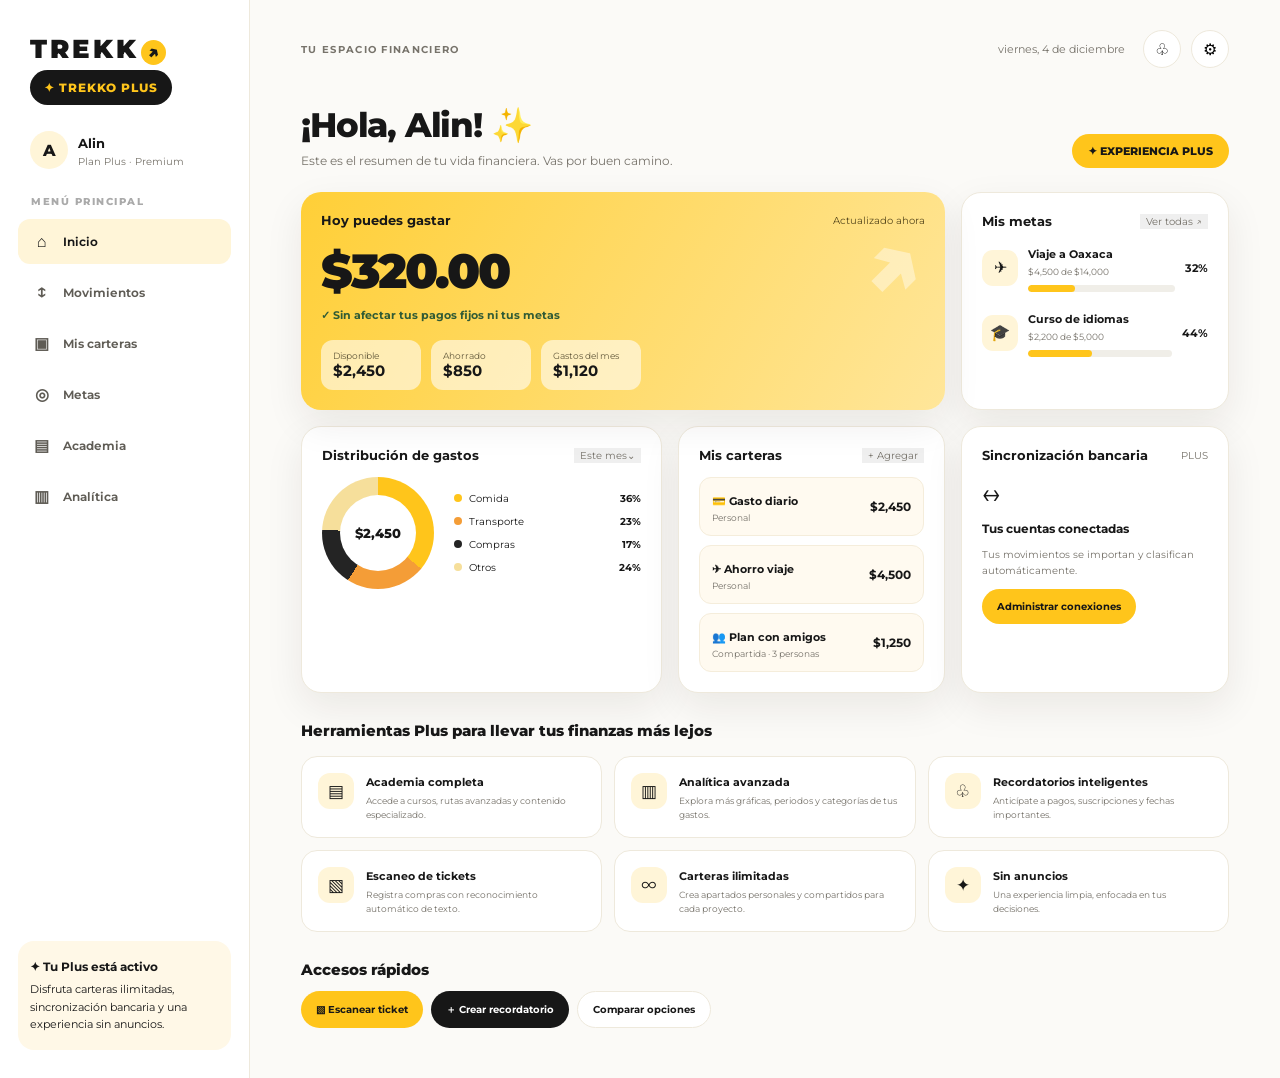
<file: static/interactiva.html>
<!DOCTYPE html>
<html lang="es">
<head>
<meta charset="UTF-8">
<meta name="viewport" content="width=device-width, initial-scale=1.0">
<title>TREKKO Plus | Tu vida bien administrada</title>
<link rel="preconnect" href="https://fonts.googleapis.com">
<link rel="preconnect" href="https://fonts.gstatic.com" crossorigin>
<link href="https://fonts.googleapis.com/css2?family=Montserrat:wght@400;500;600;700;800;900&display=swap" rel="stylesheet">
<style>
:root{--yellow:#ffc51b;--yellow2:#ffdb65;--ink:#171717;--muted:#77736b;--paper:#fffdf8;--soft:#fff5d8;--line:#eee9dc;--green:#21865b;--shadow:0 14px 38px rgba(35,29,12,.08)}
*{box-sizing:border-box}body{margin:0;background:#f7f6f2;color:var(--ink);font-family:Montserrat,Arial,sans-serif}button,input{font:inherit}button{cursor:pointer;border:0}
.app{min-height:100vh;display:grid;grid-template-columns:250px 1fr;max-width:1600px;margin:auto;background:#fbfaf7}
.sidebar{background:#fff;padding:28px 18px;border-right:1px solid var(--line);display:flex;flex-direction:column;gap:26px}
.brand{font-weight:900;letter-spacing:3px;font-size:26px;padding:5px 12px}.brand span{display:inline-grid;place-items:center;background:var(--yellow);width:25px;height:25px;border-radius:50%;font-size:18px;letter-spacing:0;margin-left:2px}
.plus-tag{margin:0 12px;background:var(--ink);color:var(--yellow);border-radius:30px;padding:10px 14px;font-size:12px;font-weight:800;letter-spacing:1px;width:max-content}
.profile{display:flex;align-items:center;gap:10px;padding:0 12px}.avatar{width:38px;height:38px;border-radius:50%;background:var(--soft);display:grid;place-items:center;font-weight:800}.profile strong{font-size:13px}.profile small{display:block;color:var(--muted);font-size:10px;margin-top:3px}
.nav-label{font-size:10px;color:#aaa;font-weight:800;letter-spacing:1.5px;padding:0 13px;margin-bottom:-15px}
nav{display:grid;gap:6px}nav button{background:transparent;text-align:left;padding:13px 14px;border-radius:12px;color:#5f5c55;font-size:12px;font-weight:650;display:flex;gap:12px;align-items:center}nav button.active,nav button:hover{background:var(--soft);color:#171717}nav .ico{width:19px;text-align:center;font-size:16px}
.sidebar-bottom{margin-top:auto;padding:16px 12px;border-radius:16px;background:#fff8e7;font-size:11px;line-height:1.6}.sidebar-bottom b{display:block;font-size:12px;margin-bottom:5px}
main{padding:30px clamp(18px,4vw,54px) 50px;min-width:0}.topbar{display:flex;justify-content:space-between;align-items:center;margin-bottom:28px}.eyebrow{font-size:10px;color:var(--muted);letter-spacing:1.3px;font-weight:700}.top-actions{display:flex;gap:10px;align-items:center}.icon-btn{width:38px;height:38px;border:1px solid var(--line);border-radius:50%;background:white}.date{font-size:11px;color:var(--muted);margin-right:8px}
h1{font-size:clamp(24px,3vw,34px);letter-spacing:-1.2px;margin:8px 0 7px;font-weight:800}.sub{font-size:12px;color:var(--muted);margin:0}.welcome{display:flex;justify-content:space-between;align-items:flex-end;margin-bottom:24px}.premium-pill{background:var(--yellow);border-radius:30px;padding:10px 16px;font-size:11px;font-weight:800}
.grid{display:grid;grid-template-columns:1.35fr 1fr 1fr;gap:16px}.card{background:white;border:1px solid var(--line);border-radius:20px;padding:20px;box-shadow:var(--shadow);min-width:0}.spend{grid-column:span 2;background:linear-gradient(120deg,#ffcf37,#ffe69a);border:0;position:relative;overflow:hidden}.spend:after{content:"↗";position:absolute;right:25px;top:16px;font-size:90px;font-weight:900;color:rgba(255,255,255,.42)}.card-head{display:flex;justify-content:space-between;align-items:center;margin-bottom:14px}.card-head strong{font-size:13px}.muted{font-size:10px;color:var(--muted)}.spend .muted{color:#594a1e}.amount{font-size:clamp(34px,4vw,48px);font-weight:900;letter-spacing:-2px;margin:8px 0}.safe{font-size:11px;font-weight:700;color:#315b35}.mini-stats{display:flex;gap:10px;margin-top:18px}.mini-stat{background:rgba(255,255,255,.58);padding:10px 12px;border-radius:12px;min-width:100px}.mini-stat small{display:block;font-size:9px;color:#655b3d}.mini-stat b{font-size:15px}
.goal-list{display:grid;gap:16px}.goal-row{display:grid;grid-template-columns:36px 1fr auto;gap:10px;align-items:center}.goal-icon{width:36px;height:36px;border-radius:11px;background:var(--soft);display:grid;place-items:center}.goal-row b{font-size:11px}.goal-row small{display:block;color:var(--muted);font-size:9px;margin-top:4px}.goal-row strong{font-size:11px}.bar{height:7px;background:#f0eee8;border-radius:9px;margin-top:8px;overflow:hidden}.bar i{display:block;height:100%;background:var(--yellow);border-radius:9px}
.chart-wrap{display:flex;align-items:center;gap:20px}.donut{width:112px;height:112px;border-radius:50%;background:conic-gradient(#ffc51b 0 36%,#f49d37 36% 59%,#242424 59% 76%,#f6df9b 76% 100%);display:grid;place-items:center;flex:none}.donut:after{content:"$2,450";width:76px;height:76px;border-radius:50%;background:white;display:grid;place-items:center;font-size:13px;font-weight:800}.legend{display:grid;gap:10px;font-size:10px;flex:1}.legend span{display:flex;justify-content:space-between;gap:12px}.dot{display:inline-block;width:8px;height:8px;border-radius:50%;margin-right:7px}
.wallets{display:grid;gap:9px}.wallet{display:flex;justify-content:space-between;align-items:center;background:#fffaf0;border:1px solid #f5eddb;border-radius:12px;padding:12px}.wallet b{font-size:11px}.wallet small{display:block;color:var(--muted);font-size:9px;margin-top:3px}.wallet strong{font-size:12px}
.feature-grid{display:grid;grid-template-columns:repeat(3,1fr);gap:12px;margin-top:16px}.feature{background:white;border:1px solid var(--line);border-radius:16px;padding:16px;display:flex;gap:12px;align-items:flex-start}.feature .ficon{width:36px;height:36px;border-radius:12px;background:var(--soft);display:grid;place-items:center;font-size:17px;flex:none}.feature b{font-size:11px;display:block;margin:2px 0 5px}.feature p{font-size:9px;color:var(--muted);line-height:1.5;margin:0}
.section-title{font-size:15px;font-weight:800;margin:28px 0 12px}.actions{display:flex;gap:8px;flex-wrap:wrap}.action{background:var(--ink);color:white;border-radius:30px;padding:11px 15px;font-size:10px;font-weight:700}.action.yellow{background:var(--yellow);color:var(--ink)}.action.outline{background:white;color:var(--ink);border:1px solid var(--line)}
.toast{position:fixed;bottom:22px;right:22px;background:#171717;color:white;padding:13px 18px;border-radius:12px;font-size:11px;box-shadow:var(--shadow);opacity:0;transform:translateY(10px);transition:.25s;pointer-events:none}.toast.show{opacity:1;transform:translateY(0)}
.modal-back{display:none;position:fixed;inset:0;background:#0006;align-items:center;justify-content:center;padding:20px;z-index:5}.modal-back.open{display:flex}.modal{background:white;border-radius:20px;padding:24px;width:min(420px,100%);box-shadow:0 20px 60px #0003}.modal h2{font-size:20px;margin:0 0 8px}.modal p{font-size:11px;color:var(--muted);line-height:1.6}.modal input{width:100%;padding:12px;border:1px solid var(--line);border-radius:10px;margin:8px 0 14px;font-size:12px}.modal-actions{display:flex;justify-content:flex-end;gap:8px}
@media(max-width:1050px){.app{grid-template-columns:210px 1fr}.grid{grid-template-columns:1fr 1fr}.spend{grid-column:span 2}.feature-grid{grid-template-columns:1fr 1fr}}
@media(max-width:720px){.app{display:block}.sidebar{padding:14px;position:sticky;top:0;z-index:3;border-right:0;border-bottom:1px solid var(--line);display:block}.brand{display:inline-block;font-size:22px}.plus-tag{display:inline-block;margin-left:8px;vertical-align:middle}.profile,.nav-label,.sidebar-bottom{display:none}nav{display:flex;overflow:auto;margin-top:12px;gap:4px}nav button{white-space:nowrap;padding:9px 11px;font-size:10px}.topbar{margin-bottom:20px}.date{display:none}main{padding:22px 15px 35px}.welcome{align-items:flex-start;gap:10px;flex-direction:column}.grid{grid-template-columns:1fr}.spend{grid-column:auto}.feature-grid{grid-template-columns:1fr}.card{padding:17px}.chart-wrap{justify-content:flex-start}}
</style>
</head>
<body>
<div class="app">
<aside class="sidebar">
  <div><div class="brand">TREKK<span>↗</span></div><div class="plus-tag">✦ TREKKO PLUS</div></div>
  <div class="profile"><div class="avatar">A</div><div><strong>Alin</strong><small>Plan Plus · Premium</small></div></div>
  <div class="nav-label">MENÚ PRINCIPAL</div>
  <nav>
    <button class="active" data-view="inicio"><span class="ico">⌂</span>Inicio</button>
    <button data-view="movimientos"><span class="ico">↕</span>Movimientos</button>
    <button data-view="carteras"><span class="ico">▣</span>Mis carteras</button>
    <button data-view="metas"><span class="ico">◎</span>Metas</button>
    <button data-view="academia"><span class="ico">▤</span>Academia</button>
    <button data-view="analitica"><span class="ico">▥</span>Analítica</button>
  </nav>
  <div class="sidebar-bottom"><b>✦ Tu Plus está activo</b>Disfruta carteras ilimitadas, sincronización bancaria y una experiencia sin anuncios.</div>
</aside>
<main>
  <div class="topbar"><div class="eyebrow">TU ESPACIO FINANCIERO</div><div class="top-actions"><span class="date" id="today"></span><button class="icon-btn" id="notify" aria-label="Notificaciones">♧</button><button class="icon-btn" id="settings" aria-label="Configuración">⚙</button></div></div>
  <div class="welcome"><div><h1>¡Hola, Alin! ✨</h1><p class="sub">Este es el resumen de tu vida financiera. Vas por buen camino.</p></div><div class="premium-pill">✦ EXPERIENCIA PLUS</div></div>
  <section class="grid">
    <div class="card spend">
      <div class="card-head"><strong>Hoy puedes gastar</strong><span class="muted">Actualizado ahora</span></div>
      <div class="amount" id="dailyAmount">$320.00</div><div class="safe">✓ Sin afectar tus pagos fijos ni tus metas</div>
      <div class="mini-stats"><div class="mini-stat"><small>Disponible</small><b>$2,450</b></div><div class="mini-stat"><small>Ahorrado</small><b>$850</b></div><div class="mini-stat"><small>Gastos del mes</small><b>$1,120</b></div></div>
    </div>
    <div class="card">
      <div class="card-head"><strong>Mis metas</strong><button class="muted" id="allGoals">Ver todas ↗</button></div>
      <div class="goal-list">
        <div class="goal-row"><div class="goal-icon">✈</div><div><b>Viaje a Oaxaca</b><small>$4,500 de $14,000</small><div class="bar"><i style="width:32%"></i></div></div><strong>32%</strong></div>
        <div class="goal-row"><div class="goal-icon">🎓</div><div><b>Curso de idiomas</b><small>$2,200 de $5,000</small><div class="bar"><i style="width:44%"></i></div></div><strong>44%</strong></div>
      </div>
    </div>
    <div class="card">
      <div class="card-head"><strong>Distribución de gastos</strong><button class="muted" id="period">Este mes⌄</button></div>
      <div class="chart-wrap"><div class="donut"></div><div class="legend"><span><label><i class="dot" style="background:#ffc51b"></i>Comida</label><b>36%</b></span><span><label><i class="dot" style="background:#f49d37"></i>Transporte</label><b>23%</b></span><span><label><i class="dot" style="background:#242424"></i>Compras</label><b>17%</b></span><span><label><i class="dot" style="background:#f6df9b"></i>Otros</label><b>24%</b></span></div></div>
    </div>
    <div class="card">
      <div class="card-head"><strong>Mis carteras</strong><button class="muted" id="newWallet">+ Agregar</button></div>
      <div class="wallets"><div class="wallet"><div><b>💳 Gasto diario</b><small>Personal</small></div><strong>$2,450</strong></div><div class="wallet"><div><b>✈ Ahorro viaje</b><small>Personal</small></div><strong>$4,500</strong></div><div class="wallet"><div><b>👥 Plan con amigos</b><small>Compartida · 3 personas</small></div><strong>$1,250</strong></div></div>
    </div>
    <div class="card">
      <div class="card-head"><strong>Sincronización bancaria</strong><span class="muted">PLUS</span></div>
      <div style="font-size:27px;margin:8px 0">↔</div><b style="font-size:12px">Tus cuentas conectadas</b><p class="muted" style="line-height:1.6">Tus movimientos se importan y clasifican automáticamente.</p><button class="action yellow" id="bank">Administrar conexiones</button>
    </div>
  </section>
  <div class="section-title">Herramientas Plus para llevar tus finanzas más lejos</div>
  <section class="feature-grid">
    <div class="feature"><div class="ficon">▤</div><div><b>Academia completa</b><p>Accede a cursos, rutas avanzadas y contenido especializado.</p></div></div>
    <div class="feature"><div class="ficon">▥</div><div><b>Analítica avanzada</b><p>Explora más gráficas, periodos y categorías de tus gastos.</p></div></div>
    <div class="feature"><div class="ficon">♧</div><div><b>Recordatorios inteligentes</b><p>Anticípate a pagos, suscripciones y fechas importantes.</p></div></div>
    <div class="feature"><div class="ficon">▧</div><div><b>Escaneo de tickets</b><p>Registra compras con reconocimiento automático de texto.</p></div></div>
    <div class="feature"><div class="ficon">∞</div><div><b>Carteras ilimitadas</b><p>Crea apartados personales y compartidos para cada proyecto.</p></div></div>
    <div class="feature"><div class="ficon">✦</div><div><b>Sin anuncios</b><p>Una experiencia limpia, enfocada en tus decisiones.</p></div></div>
  </section>
  <div class="section-title">Accesos rápidos</div>
  <div class="actions"><button class="action yellow" id="scan">▧ Escanear ticket</button><button class="action" id="reminder">＋ Crear recordatorio</button><button class="action outline" id="compare">Comparar opciones</button></div>
</main>
</div>
<div class="toast" id="toast" role="status"></div>
<div class="modal-back" id="modalBack"><div class="modal"><h2 id="modalTitle">Nueva cartera</h2><p id="modalDesc">Organiza tu dinero con un nuevo apartado.</p><input id="modalInput" placeholder="Nombre de la cartera"><div class="modal-actions"><button class="action outline" id="cancel">Cancelar</button><button class="action yellow" id="save">Guardar</button></div></div></div>
<script>
const $=s=>document.querySelector(s);
const toast=(msg)=>{const t=$('#toast');t.textContent=msg;t.classList.add('show');setTimeout(()=>t.classList.remove('show'),2600)};
$('#today').textContent=new Intl.DateTimeFormat('es-MX',{weekday:'long',day:'numeric',month:'long'}).format(new Date());
document.querySelectorAll('nav button').forEach(b=>b.addEventListener('click',()=>{document.querySelectorAll('nav button').forEach(x=>x.classList.remove('active'));b.classList.add('active');toast('Sección: '+b.textContent.trim());}));
let modalMode='wallet';
function openModal(title,desc,placeholder,mode){modalMode=mode;$('#modalTitle').textContent=title;$('#modalDesc').textContent=desc;$('#modalInput').placeholder=placeholder;$('#modalInput').value='';$('#modalBack').classList.add('open');$('#modalInput').focus()}
$('#newWallet').onclick=()=>openModal('Crear cartera','Ponle un nombre al nuevo apartado.','Ej. Ahorro para viaje','wallet');
$('#reminder').onclick=()=>openModal('Nuevo recordatorio','Agrega un pago o fecha que quieras tener presente.','Ej. Pago de internet','reminder');
$('#cancel').onclick=()=>$('#modalBack').classList.remove('open');
$('#save').onclick=()=>{const v=$('#modalInput').value.trim();if(!v){$('#modalInput').focus();return}$('#modalBack').classList.remove('open');toast(modalMode==='wallet'?'Cartera "'+v+'" creada en esta demo.':'Recordatorio "'+v+'" guardado en esta demo.')};
$('#modalBack').addEventListener('click',e=>{if(e.target===$('#modalBack'))$('#modalBack').classList.remove('open')});
$('#scan').onclick=()=>toast('Demo: aquí se abriría la cámara para escanear tu ticket.');
$('#bank').onclick=()=>toast('Demo: aquí conectarías tus cuentas bancarias.');
$('#compare').onclick=()=>toast('Abriendo el comparador de opciones financieras.');
$('#notify').onclick=()=>toast('No tienes notificaciones pendientes. ¡Todo al día!');
$('#settings').onclick=()=>toast('Configuración de tu cuenta TREKKO Plus.');
$('#allGoals').onclick=()=>toast('Mostrando todas tus metas.');
$('#period').onclick=()=>toast('Puedes cambiar entre vista semanal, mensual y anual en esta sección.');
</script>
</body>
</html>
</file>
